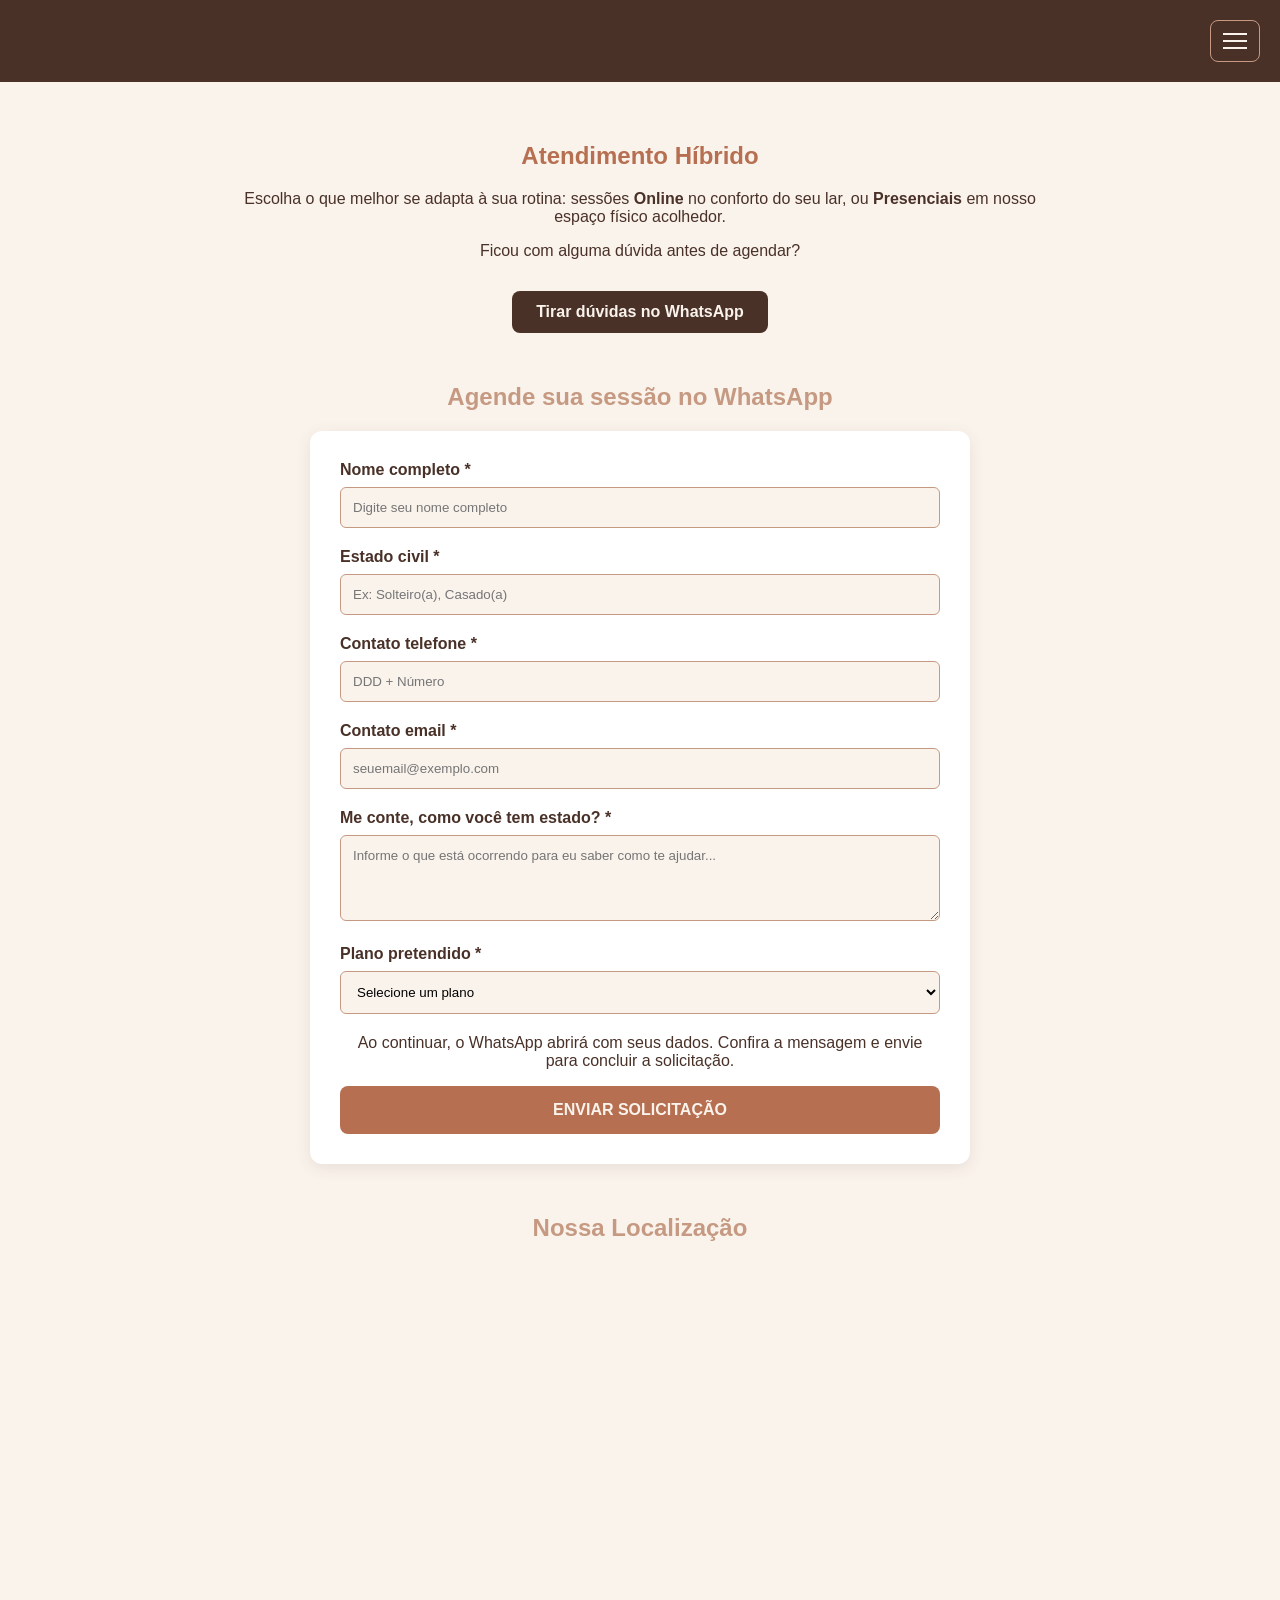
<file: Site_ChristianeLima/agendamento.html>
<!DOCTYPE html>
<html lang="pt-BR">
<head>
    <meta charset="UTF-8">
    <meta name="viewport" content="width=device-width, initial-scale=1.0">
    <title>Agendamento - Christiane Lima</title>
    <link rel="stylesheet" href="css/style.css">
    <script src="js/site.js" defer></script>
</head>
<body>
    <header>
        <nav class="site-nav" aria-label="Menu principal">
            <button class="menu-toggle" type="button" aria-expanded="false" aria-controls="menu-links" aria-label="Abrir menu">
                <span></span><span></span><span></span>
            </button>
            <div id="menu-links" class="menu-links" hidden>
                <a href="index.html">Início</a>
                <a href="mural.html">Mural de Fotos</a>
                <a href="agendamento.html">Agendamento</a>
                <a href="planos.html">Planos e Valores</a>
            </div>
        </nav>
    </header>
    
    <main class="layout-agendamento">
        
        <!-- 1. Introdução Híbrida e WhatsApp -->
        <section class="bloco-hibrido">
            <h1 style="color: var(--cor-monograma);">Atendimento Híbrido</h1>
            <p>Escolha o que melhor se adapta à sua rotina: sessões <strong>Online</strong> no conforto do seu lar, ou <strong>Presenciais</strong> em nosso espaço físico acolhedor.</p>
            
            <p>Ficou com alguma dúvida antes de agendar?</p>
            <a href="https://wa.me/5511999999999?text=Olá,%20tenho%20interesse%20nos%20atendimentos%20de%20Christiane%20Lima%20para%20terapia." target="_blank" class="btn-whatsapp">
                Tirar dúvidas no WhatsApp
            </a>
        </section>

        <!-- Solicitação pelo WhatsApp -->
        <section class="bloco-forms">
            <h2 style="color: var(--cor-bronze);">Agende sua sessão no WhatsApp</h2>
            
            <div class="form-box">
                <form id="agendamento-form">
                    <!-- Dados para a mensagem no WhatsApp -->
                    <div class="form-group">
                        <label for="nome">Nome completo *</label>
                        <input type="text" id="nome" name="Nome" class="form-input" required placeholder="Digite seu nome completo">
                    </div>

                    <div class="form-group">
                        <label for="estado_civil">Estado civil *</label>
                        <input type="text" id="estado_civil" name="Estado_Civil" class="form-input" required placeholder="Ex: Solteiro(a), Casado(a)">
                    </div>

                    <div class="form-group">
                        <label for="telefone">Contato telefone *</label>
                        <!-- type="tel" aciona o teclado numérico no celular -->
                        <input type="tel" id="telefone" name="Telefone" class="form-input" required placeholder="DDD + Número">
                    </div>

                    <div class="form-group">
                        <label for="email">Contato email *</label>
                        <input type="email" id="email" name="Email" class="form-input" required placeholder="seuemail@exemplo.com">
                    </div>

                    <div class="form-group">
                        <label for="relato">Me conte, como você tem estado? *</label>
                        <!-- Textarea permite múltiplas linhas de texto para o paciente desabafar -->
                        <textarea id="relato" name="Relato_Paciente" class="form-input" required placeholder="Informe o que está ocorrendo para eu saber como te ajudar..." rows="4"></textarea>
                    </div>

                    <div class="form-group">
                        <label for="plano">Plano pretendido *</label>
                        <select id="plano" name="Plano" class="form-input" required>
                            <option value="">Selecione um plano</option>
                            <option value="Sessão avulsa">Sessão avulsa — R$ 130,00</option>
                            <option value="Processo Terapêutico">Processo Terapêutico — 8 sessões | R$ 897,00</option>
                        </select>
                    </div>
                    <p>Ao continuar, o WhatsApp abrirá com seus dados. Confira a mensagem e envie para concluir a solicitação.</p>
                    <button type="submit" class="btn-submit">ENVIAR SOLICITAÇÃO</button>
                </form>
            </div>
        </section>

        <!-- 3. Mapa (Google Maps) -->
        <section class="bloco-mapa">
            <h2 style="color: var(--cor-bronze);">Nossa Localização</h2>
            <!-- Usando um link de Embed válido para não bloquear. Substitua pelo Embed real da clínica depois. -->
            <iframe src="https://www.google.com/maps/embed?pb=!1m18!1m12!1m3!1d3661.5325470969783!2d-51.44743659999999!3d-23.405122199999997!2m3!1f0!2f0!3f0!3m2!1i1024!2i768!4f13.1!3m3!1m2!1s0x94eca3f20fe62c49%3A0x702571683188743!2sR.%20Nhambu%2C%20140%20-%20Centro%2C%20Arapongas%20-%20PR%2C%2086701-360!5e0!3m2!1spt-BR!2sbr!4v1788399454272!5m2!1spt-BR!2sbr" width="600" height="450" style="border:0;" allowfullscreen="" loading="lazy" referrerpolicy="strict-origin-when-cross-origin"></iframe>
        </section>
    </main>
</body>
</html>
</file>
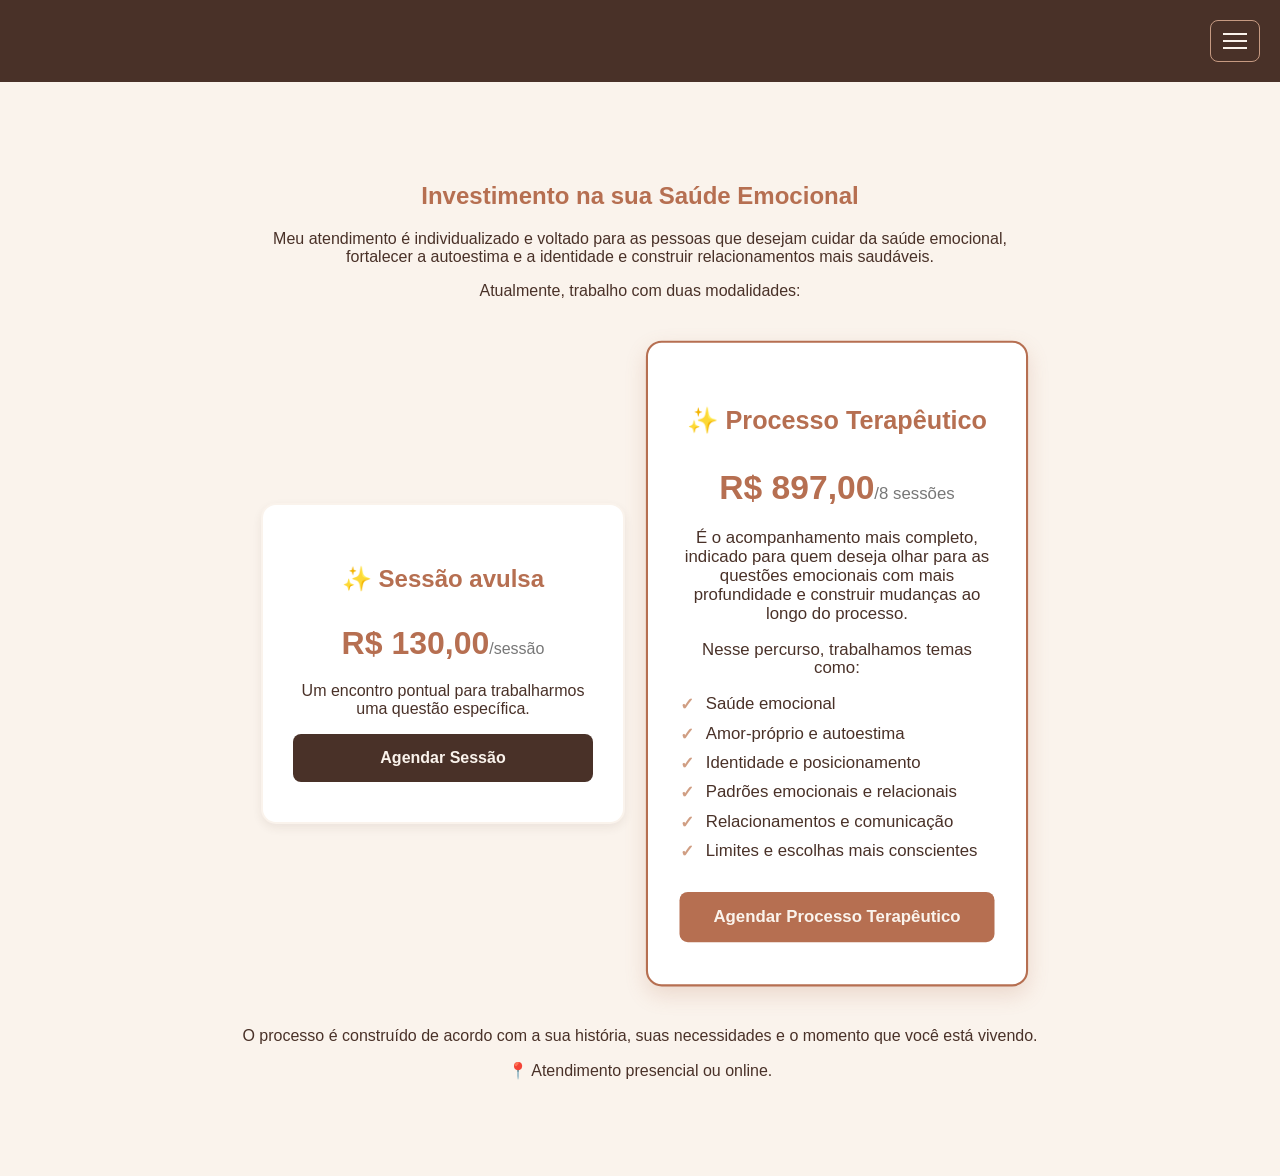
<file: Site_ChristianeLima/planos.html>
<!DOCTYPE html>
<html lang="pt-BR">
<head>
    <meta charset="UTF-8">
    <meta name="viewport" content="width=device-width, initial-scale=1.0">
    <title>Planos e Valores - Christiane Lima</title>
    <link rel="stylesheet" href="css/style.css">
    <script src="js/site.js" defer></script>
</head>
<body>
    <header>
        <nav class="site-nav" aria-label="Menu principal">
            <button class="menu-toggle" type="button" aria-expanded="false" aria-controls="menu-links" aria-label="Abrir menu">
                <span></span><span></span><span></span>
            </button>
            <div id="menu-links" class="menu-links" hidden>
                <a href="index.html">Início</a>
                <a href="mural.html">Mural de Fotos</a>
                <a href="agendamento.html">Agendamento</a>
                <a href="planos.html">Planos e Valores</a>
            </div>
        </nav>
    </header>

    <main class="layout-planos">
        <section class="bloco-apresentacao">
            <div class="conteudo-texto">
                <h1>Investimento na sua Saúde Emocional</h1>
                <p>Meu atendimento é individualizado e voltado para as pessoas que desejam cuidar da saúde emocional, fortalecer a autoestima e a identidade e construir relacionamentos mais saudáveis.</p>
                <p>Atualmente, trabalho com duas modalidades:</p>
            </div>
        </section>

        <section class="container-cards" aria-label="Modalidades de atendimento">
            <article class="card-plano">
                <h2 style="color: var(--cor-monograma);">✨ Sessão avulsa</h2>
                <p class="preco">R$ 130,00<span>/sessão</span></p>
                <p>Um encontro pontual para trabalharmos uma questão específica.</p>
                <a href="agendamento.html" class="btn-kiwify">Agendar Sessão</a>
            </article>

            <article class="card-plano destaque">
                <h2 style="color: var(--cor-monograma);">✨ Processo Terapêutico</h2>
                <p class="preco">R$ 897,00<span>/8 sessões</span></p>
                <p>É o acompanhamento mais completo, indicado para quem deseja olhar para as questões emocionais com mais profundidade e construir mudanças ao longo do processo.</p>
                <p>Nesse percurso, trabalhamos temas como:</p>
                <ul class="beneficios">
                    <li>Saúde emocional</li>
                    <li>Amor-próprio e autoestima</li>
                    <li>Identidade e posicionamento</li>
                    <li>Padrões emocionais e relacionais</li>
                    <li>Relacionamentos e comunicação</li>
                    <li>Limites e escolhas mais conscientes</li>
                </ul>
                <a href="agendamento.html" class="btn-kiwify">Agendar Processo Terapêutico</a>
            </article>
        </section>

        <section class="bloco-apresentacao">
            <div class="conteudo-texto">
                <p>O processo é construído de acordo com a sua história, suas necessidades e o momento que você está vivendo.</p>
                <p>📍 Atendimento presencial ou online.</p>
            </div>
        </section>
    </main>
</body>
</html>
</file>
<file: Site_ChristianeLima/css/style.css>
:root {
    --cor-fundo: #FAF3EC;
    --cor-monograma: #B66F51;
    --cor-texto: #493128;
    --cor-terracota: #D09E83;
    --cor-bronze: #C69A82;
}

body {
    background-color: var(--cor-fundo);
    color: var(--cor-texto);
    font-family: 'Segoe UI', sans-serif;
    margin: 0;
}

nav {
    background-color: var(--cor-texto); /* Fundo escuro para destacar o menu */
    padding: 20px;
    text-align: center;
}

nav a {
    color: var(--cor-fundo);
    margin: 0 15px;
    text-decoration: none;
    font-weight: bold;
}

nav a:hover {
    color: var(--cor-terracota); /* Cor ao passar o mouse */
}
/* Layout Responsivo da Apresentação */
.bloco-apresentacao {
    display: flex;
    flex-direction: column; /* Força o formato de blocos horizontais (texto em cima, imagem embaixo) */
    align-items: center;
    padding: 40px 20px;
    max-width: 800px;
    margin: 0 auto; /* Centraliza o bloco na tela */
    text-align: center;
}

.conteudo-texto h1 {
    color: var(--cor-monograma);
}

.conteudo-texto h2 {
    color: var(--cor-bronze);
}

/* Animação de Salto na Imagem */
.conteudo-imagem {
    margin-top: 30px;
    width: 100%;
    max-width: 500px; /* Limita o tamanho máximo da foto */
    border-radius: 15px; /* Bordas arredondadas */
    overflow: hidden; /* Garante que o zoom não vaze as bordas */
}

.imagem-zoom {
    width: 100%;
    height: auto;
    display: block;
    transition: transform 0.3s ease-in-out; /* Define o tempo e a suavidade da animação */
}

/* O efeito ocorre no mouse (hover) ou no toque de tela (active) */
.imagem-zoom:hover, 
.imagem-zoom:active {
    transform: scale(1.04); /* Amplia a imagem em 4% criando o 'salto' */
}
/* Estrutura da Grade Rígida e Responsiva */
.grade-fotos {
    display: grid;
    /* auto-fit cria quantas colunas couberem. minmax garante que não fiquem menores que 250px */
    grid-template-columns: repeat(auto-fit, minmax(250px, 1fr));
    gap: 20px; /* Espaçamento padrão de fábrica entre os itens */
    padding: 20px;
    max-width: 1000px;
    margin: 0 auto;
}

/* Comportamento das Imagens do Mural */
.foto-mural {
    width: 100%;
    aspect-ratio: 1 / 1; /* Força o quadrado 🔲 perfeito em qualquer tela */
    object-fit: cover; /* Garante que a imagem preencha o quadrado sem achatar ou distorcer */
    border-radius: 12px;
    box-shadow: 0 4px 8px rgba(73, 49, 40, 0.15); /* Sombra usando a cor Marrom Escuro da sua paleta */
    transition: transform 0.3s ease;
}

.foto-mural:hover {
    transform: scale(1.05); /* Mantém a consistência visual de "salto" da página inicial */
}

/* Layout da página de Agendamento */
.layout-agendamento {
    max-width: 800px;
    margin: 0 auto;
    padding: 40px 20px;
    text-align: center;
}

.bloco-hibrido, .bloco-forms, .bloco-mapa {
    margin-bottom: 50px;
}

/* Botão WhatsApp */
.btn-whatsapp {
    display: inline-block;
    background-color: var(--cor-texto); /* Marrom Escuro */
    color: var(--cor-fundo);
    padding: 12px 24px;
    border-radius: 8px;
    text-decoration: none;
    font-weight: bold;
    margin-top: 15px;
    transition: background-color 0.3s ease;
}

.btn-whatsapp:hover {
    background-color: var(--cor-terracota);
}
/* Estilização do Formulário */
.form-box {
    background-color: #ffffff; /* Fundo branco para destacar os campos de preenchimento */
    padding: 30px;
    border-radius: 12px;
    box-shadow: 0 4px 15px rgba(73, 49, 40, 0.1);
    max-width: 600px;
    margin: 0 auto;
}

.form-group {
    margin-bottom: 20px;
    text-align: left;
}

.form-group label {
    display: block;
    margin-bottom: 8px;
    color: var(--cor-texto);
    font-weight: 600;
}

.form-input {
    width: 100%;
    padding: 12px;
    border: 1px solid var(--cor-bronze);
    border-radius: 6px;
    box-sizing: border-box; /* Impede que o padding quebre a responsividade no celular */
    font-family: inherit;
    background-color: var(--cor-fundo);
}

.form-input:focus {
    outline: none;
    border-color: var(--cor-monograma);
    box-shadow: 0 0 5px rgba(182, 111, 81, 0.3);
}

.btn-submit {
    background-color: var(--cor-monograma);
    color: var(--cor-fundo);
    border: none;
    padding: 15px 30px;
    border-radius: 8px;
    font-size: 16px;
    font-weight: bold;
    cursor: pointer;
    width: 100%;
    transition: background-color 0.3s;
}

.btn-submit:hover {
    background-color: var(--cor-texto);
}

/* Layout da Página de Planos (Pricing Cards) */
.layout-planos {
    max-width: 1200px;
    margin: 0 auto;
    padding: 40px 20px;
}

.container-cards {
    display: flex;
    flex-wrap: wrap; /* A mágica da responsividade que acabamos de discutir */
    justify-content: center;
    gap: 30px;
    align-items: center; /* Centraliza verticalmente para lidar com o card em destaque */
}

.card-plano {
    background-color: #ffffff;
    border: 2px solid var(--cor-fundo);
    border-radius: 15px;
    padding: 40px 30px;
    width: 100%;
    max-width: 300px;
    text-align: center;
    box-shadow: 0 4px 10px rgba(73, 49, 40, 0.08);
    transition: transform 0.3s ease, border-color 0.3s ease;
    position: relative; /* Necessário para posicionar a tag de recomendado */
}

.card-plano:hover {
    border-color: var(--cor-terracota);
}

/* O Card Estratégico de Vendas */
.card-plano.destaque {
    border: 2px solid var(--cor-monograma);
    box-shadow: 0 8px 20px rgba(182, 111, 81, 0.2);
    transform: scale(1.05); /* Deixa este cartão 5% maior que os outros no desktop */
    z-index: 1;
}

.tag-recomendado {
    background-color: var(--cor-monograma);
    color: var(--cor-fundo);
    font-size: 14px;
    font-weight: bold;
    padding: 5px 15px;
    border-radius: 20px;
    position: absolute;
    top: -15px;
    left: 50%;
    transform: translateX(-50%);
}

.card-plano h3 {
    color: var(--cor-texto);
    margin-bottom: 10px;
}

.preco {
    font-size: 32px;
    font-weight: bold;
    color: var(--cor-monograma);
    margin-bottom: 20px;
}

.preco span {
    font-size: 16px;
    color: #777;
    font-weight: normal;
}

.beneficios {
    list-style: none; /* Remove as bolinhas padrão */
    padding: 0;
    margin-bottom: 30px;
    text-align: left;
}

.beneficios li {
    margin-bottom: 10px;
    color: var(--cor-texto);
    padding-left: 25px;
    position: relative;
}

/* Adiciona um checkmark (✔️) visual via CSS antes de cada item da lista */
.beneficios li::before {
    content: "✓";
    color: var(--cor-terracota);
    font-weight: bold;
    position: absolute;
    left: 0;
}

.btn-kiwify {
    display: inline-block;
    width: 100%;
    background-color: var(--cor-texto);
    color: var(--cor-fundo);
    padding: 15px 0;
    border-radius: 8px;
    text-decoration: none;
    font-weight: bold;
    box-sizing: border-box;
    transition: background-color 0.3s;
}

.card-plano.destaque .btn-kiwify {
    background-color: var(--cor-monograma);
}

.btn-kiwify:hover {
    background-color: var(--cor-bronze);
}
/* TESTE RASTRO AZUL DE CURSOR */
body.aura-active
.giyu-bg {
    opacity: 0.22;
}
#c {
    position: fixed;
    inset: 0;
    z-index: 10;
    pointer-events: none;
}
#hd {
    position: fixed;
    inset: 0;
    z-index: 9;
    pointer-events: none;
}
.giyu-bg {
    position: fixed;
    top: -5%;
    left: -5%;
    width: 110%;
    height: 110%;
    z-index: 1;
    background-image:
    url ("bg.png");
    background-size: cover;
    background-position: center;
    opacity: 0.6;
    pointer-events: none;
    will-change: transform;
    transition: opacity 0.3s;
}
/* FIM DA TRILHA AZUL DO CURSOS */

/* Menu compacto em todas as páginas */
.site-nav { position: relative; text-align: right; }
.menu-toggle {
    display: inline-flex; flex-direction: column; gap: 5px;
    padding: 12px; border: 1px solid var(--cor-bronze); border-radius: 8px;
    background: transparent; color: var(--cor-fundo); cursor: pointer;
}
.menu-toggle span { display: block; width: 24px; height: 2px; background: currentColor; }
.menu-links {
    position: absolute; right: 20px; top: calc(100% - 10px); z-index: 20;
    display: flex; flex-direction: column; min-width: 220px;
    padding: 12px; border-radius: 10px; background: var(--cor-texto);
    box-shadow: 0 8px 24px rgba(73, 49, 40, .2); text-align: left;
}
.menu-links[hidden] { display: none; }
.menu-links a { margin: 0; padding: 14px; border-radius: 6px; }
.menu-links a:hover { background: rgba(250, 243, 236, .1); }
button:focus-visible, a:focus-visible, .carousel-track:focus-visible {
    outline: 3px solid var(--cor-terracota); outline-offset: 4px;
}
.bloco-mapa iframe { width: 100%; max-width: 600px; }

/* Carrossel com rolagem por toque e arraste pelo mouse */
.carousel { max-width: 800px; margin: 0 auto; padding: 20px; text-align: center; }
.carousel-track {
    display: flex; overflow-x: auto; scroll-snap-type: x mandatory;
    border-radius: 12px; scrollbar-width: none; cursor: grab;
}
.carousel-track::-webkit-scrollbar { display: none; }
.carousel-track.is-dragging { scroll-snap-type: none; cursor: grabbing; }
.carousel-slide {
    flex: 0 0 100%; min-width: 0; padding: 0; border: 0;
    background: var(--cor-terracota); scroll-snap-align: start; cursor: inherit;
}
.carousel-slide img { display: block; width: 100%; aspect-ratio: 4 / 3; object-fit: cover; user-select: none; }
.carousel-controls { display: flex; align-items: center; justify-content: center; gap: 20px; margin-top: 20px; }
.carousel-controls button, .photo-close {
    min-width: 44px; min-height: 44px; border: 0; border-radius: 8px;
    background: var(--cor-texto); color: var(--cor-fundo); font-size: 22px; cursor: pointer;
}
.carousel-controls button:disabled { opacity: .4; cursor: default; }
.photo-dialog {
    position: fixed; inset: 0; width: 100vw; height: 100dvh;
    max-width: none; max-height: none; margin: 0; padding: 0; border: 0;
    background: transparent;
}
.photo-dialog[open] { display: flex; align-items: center; justify-content: center; }
.photo-dialog::backdrop { background: rgba(0, 0, 0, .85); }
.photo-expanded { max-width: 90vw; max-height: 85dvh; object-fit: contain; border-radius: 8px; }
.photo-close { position: absolute; top: 20px; right: 20px; }
.photo-open { overflow: hidden; }
@media (prefers-reduced-motion: reduce) {
    *, *::before, *::after { scroll-behavior: auto !important; transition: none !important; }
}
</file>
